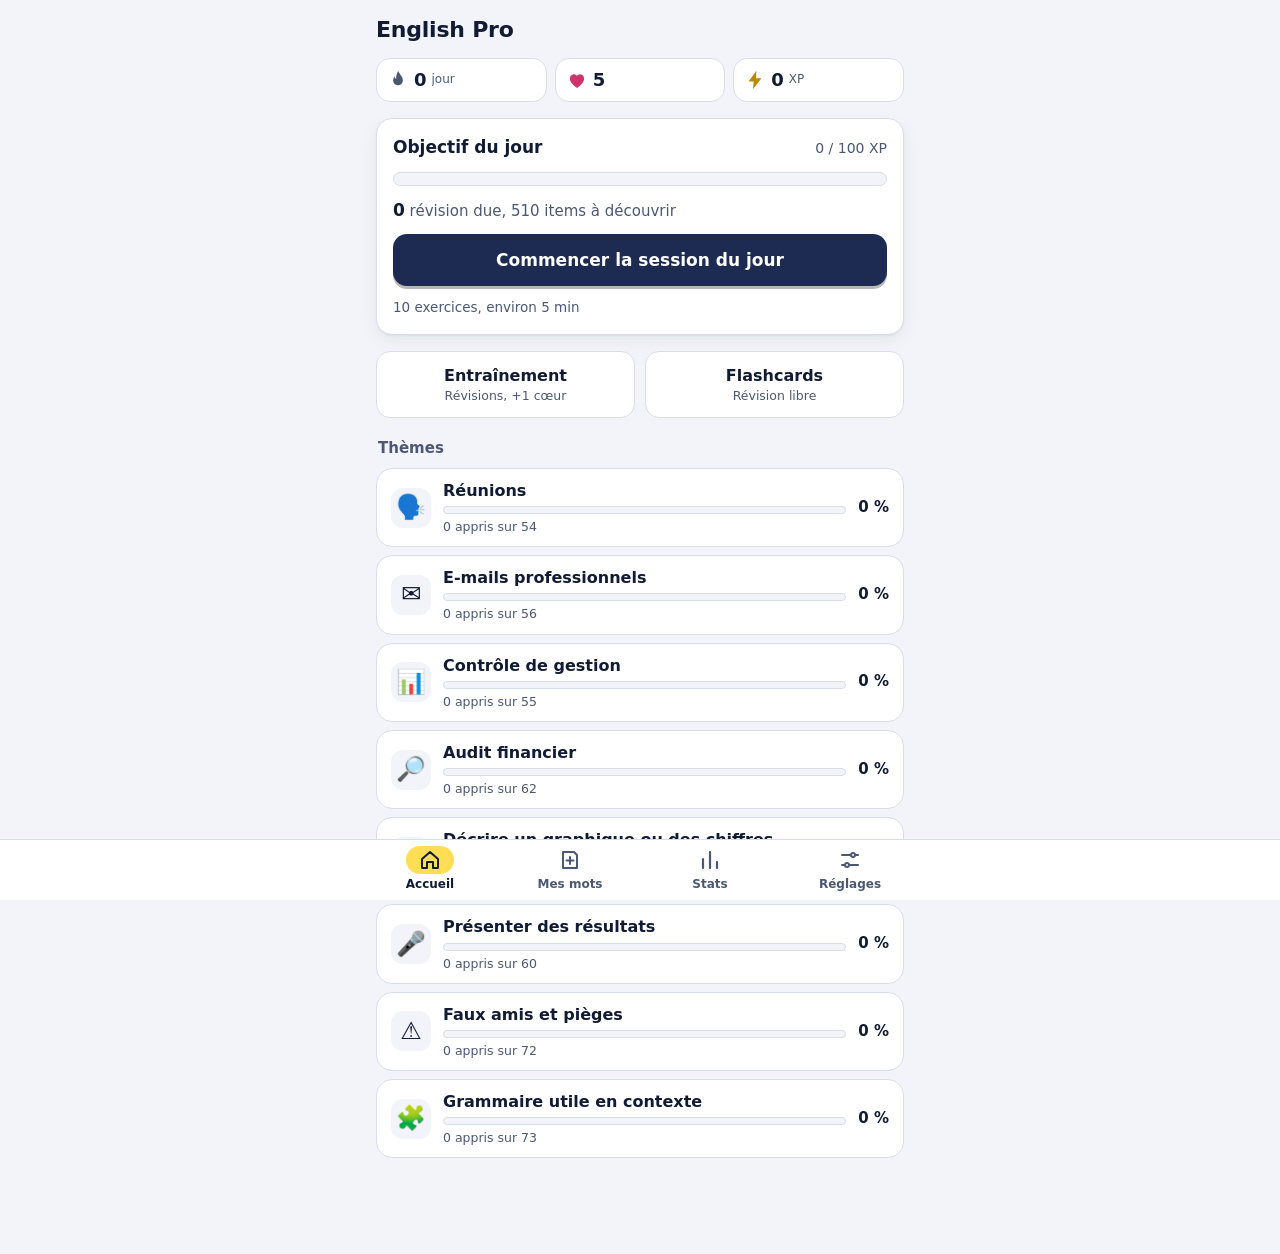
<file: index.html>
<!DOCTYPE html>
<html lang="fr">
<head>
  <meta charset="utf-8">
  <meta name="viewport" content="width=device-width, initial-scale=1, viewport-fit=cover">
  <title>English Pro</title>
  <meta name="description" content="Anglais professionnel pour la finance, l'audit et le contrôle de gestion : sessions courtes, répétition espacée, hors ligne.">
  <meta name="theme-color" content="#f2f4f9" media="(prefers-color-scheme: light)">
  <meta name="theme-color" content="#0d1322" media="(prefers-color-scheme: dark)">
  <meta name="mobile-web-app-capable" content="yes">
  <meta name="apple-mobile-web-app-capable" content="yes">
  <meta name="apple-mobile-web-app-title" content="English Pro">
  <meta name="apple-mobile-web-app-status-bar-style" content="default">
  <meta name="format-detection" content="telephone=no">
  <link rel="manifest" href="manifest.webmanifest">
  <link rel="icon" type="image/png" sizes="192x192" href="icons/icon-192.png">
  <link rel="apple-touch-icon" href="icons/apple-touch-icon.png">
  <link rel="stylesheet" href="css/style.css">
</head>
<body class="is-loading">
  <main id="main" class="main"></main>
  <nav id="nav" class="nav" aria-label="Navigation principale"></nav>
  <div id="modal-layer" class="modal-layer" hidden></div>
  <div id="toast" class="toast" role="status" aria-live="polite" hidden></div>
  <noscript><p style="padding:24px">English Pro a besoin de JavaScript pour fonctionner.</p></noscript>

  <!-- Logique (pure, testée sous Node) -->
  <script src="js/core/util.js"></script>
  <script src="js/core/srs.js"></script>
  <script src="js/core/grading.js"></script>
  <script src="js/core/game.js"></script>
  <script src="js/core/content.js"></script>
  <script src="js/core/session.js"></script>
  <script src="js/core/store.js"></script>
  <script src="js/core/reminder.js"></script>
  <script src="js/core/chart.js"></script>
  <script src="js/core/merge.js"></script>
  <!-- Interface -->
  <script src="js/tts.js"></script>
  <script src="js/sync.js"></script>
  <script src="js/ui.js"></script>
  <script src="js/exercises.js"></script>
  <script src="js/app.js"></script>
</body>
</html>
</file>
<file: css/style.css>
/* English Pro — feuille de style.
   Parti pris : l'interface (français) est en sans-serif arrondie, tout ce qui est en anglais
   est en serif, comme un extrait de document ; les trous à compléter sont « surlignés ». */

:root {
  color-scheme: light;
  --paper: #f2f4f9;
  --surface: #ffffff;
  --ink: #111b33;
  --ink-2: #4c5873;
  --line: #d7deea;
  --primary: #1d2b53;
  --on-primary: #ffffff;
  --mark: #ffdd55;
  --on-mark: #111b33;
  --good: #0f7a57;
  --good-bg: #e2f4ec;
  --bad: #c2302a;
  --bad-bg: #fce8e6;
  --mid: #8a5a00;
  --mid-bg: #fff2cf;
  --flame: #e2570c;
  --heart: #d2326a;
  --bolt: #b98a00;
  --ice: #2a78d6;
  --series-1: #2a78d6;
  --series-2: #eb6834;
  --chart-surface: #ffffff;
  --shadow: 0 1px 2px rgba(17, 27, 51, .06), 0 6px 18px rgba(17, 27, 51, .06);
  --ui: ui-rounded, "SF Pro Rounded", system-ui, -apple-system, "Segoe UI", Roboto, "Helvetica Neue", Arial, sans-serif;
  --en: "Iowan Old Style", "Palatino Linotype", Palatino, "Book Antiqua", "Noto Serif", Georgia, serif;
  --radius: 16px;
  --tap: 52px;
}

@media (prefers-color-scheme: dark) {
  :root {
    color-scheme: dark;
    --paper: #0d1322;
    --surface: #171f38;
    --ink: #edf0f7;
    --ink-2: #aab4cd;
    --line: #2c3659;
    --primary: #ffdd55;
    --on-primary: #111b33;
    --good: #4fd1a1;
    --good-bg: #0f3327;
    --bad: #ff8a80;
    --bad-bg: #40191a;
    --mid: #ffcf66;
    --mid-bg: #3a2c0a;
    --flame: #ff8a3d;
    --heart: #ff6f9c;
    --bolt: #ffdd55;
    --ice: #6aa9f2;
    --series-1: #3987e5;
    --series-2: #d95926;
    --chart-surface: #171f38;
    --shadow: none;
  }
}

* { box-sizing: border-box; }
html { -webkit-text-size-adjust: 100%; }
body {
  margin: 0;
  background: var(--paper);
  color: var(--ink);
  font-family: var(--ui);
  font-size: 17px;
  line-height: 1.45;
  -webkit-tap-highlight-color: transparent;
  overscroll-behavior-y: contain;
}
h1, h2, h3, p { margin: 0; }
button { font: inherit; color: inherit; cursor: pointer; touch-action: manipulation; }
button:disabled { cursor: default; }
[hidden] { display: none !important; }
.en { font-family: var(--en); }
.center { text-align: center; }
.visually-hidden { position: absolute; width: 1px; height: 1px; overflow: hidden; clip: rect(0 0 0 0); white-space: nowrap; }
:focus-visible { outline: 3px solid var(--ice); outline-offset: 2px; }

.main {
  max-width: 560px;
  margin: 0 auto;
  padding: calc(14px + env(safe-area-inset-top)) 16px calc(96px + env(safe-area-inset-bottom));
  display: flex;
  flex-direction: column;
  gap: 16px;
}
.main-sub { padding-bottom: calc(32px + env(safe-area-inset-bottom)); }
.is-loading .main::before { content: "Chargement du contenu…"; color: var(--ink-2); padding: 40px 0; text-align: center; }

/* ---------- Barre d'onglets ---------- */
.nav {
  position: fixed; left: 0; right: 0; bottom: 0; z-index: 5;
  display: flex; justify-content: center;
  background: var(--surface);
  border-top: 1px solid var(--line);
  padding-bottom: env(safe-area-inset-bottom);
}
.tab {
  flex: 1 1 0; max-width: 140px; min-height: 60px;
  display: flex; flex-direction: column; align-items: center; justify-content: center; gap: 2px;
  background: none; border: 0; color: var(--ink-2); font-size: 12px; font-weight: 600;
}
.tab[aria-current="page"] { color: var(--ink); }
.tab[aria-current="page"] .icon { background: var(--mark); color: var(--on-mark); }
.tab .icon { display: grid; place-items: center; width: 48px; height: 28px; border-radius: 14px; }
.icon { display: inline-flex; vertical-align: middle; }
.icon svg { display: block; }

/* ---------- Accueil ---------- */
.home-head { display: flex; flex-direction: column; gap: 12px; }
.brand { font-size: 22px; font-weight: 800; letter-spacing: -.01em; }
.pills { display: grid; grid-template-columns: repeat(3, 1fr); gap: 8px; }
.pill {
  display: flex; align-items: center; gap: 5px; min-height: 44px; padding: 6px 10px;
  background: var(--surface); border: 1px solid var(--line); border-radius: 14px; white-space: nowrap; overflow: hidden;
}
.pill strong { font-size: 18px; font-variant-numeric: tabular-nums; }
.pill-label { font-size: 12px; color: var(--ink-2); overflow: hidden; text-overflow: ellipsis; }
.pill-streak .icon { color: var(--ink-2); }
.pill-streak.is-on .icon:first-child { color: var(--flame); }
.pill-streak .freeze { color: var(--ice); }
.pill-hearts .icon { color: var(--heart); }
.pill-xp .icon { color: var(--bolt); }

.card {
  background: var(--surface); border: 1px solid var(--line); border-radius: var(--radius);
  padding: 16px; display: flex; flex-direction: column; gap: 12px; box-shadow: var(--shadow);
}
.card h2 { font-size: 17px; font-weight: 700; }
.goal-top { display: flex; align-items: baseline; justify-content: space-between; gap: 8px; }
.goal-xp { font-size: 14px; color: var(--ink-2); font-variant-numeric: tabular-nums; white-space: nowrap; }
.due-line { font-size: 15px; color: var(--ink-2); }
.due-line strong { color: var(--ink); font-size: 17px; }
.cta-note { font-size: 13.5px; color: var(--ink-2); }

.bar { height: 14px; background: var(--paper); border: 1px solid var(--line); border-radius: 8px; overflow: hidden; }
.bar-fill { height: 100%; background: var(--mark); border-radius: 7px; transition: width .35s ease; min-width: 0; }
.bar-done .bar-fill { background: var(--good); }
.bar-thin { height: 8px; }
.bar-session { flex: 1; height: 12px; }

.duo { display: grid; grid-template-columns: 1fr 1fr; gap: 10px; }
.section-title { font-size: 15px; font-weight: 700; color: var(--ink-2); margin: 4px 2px 8px; }
.page-title { font-size: 24px; font-weight: 800; }
.lead { color: var(--ink-2); font-size: 15.5px; }
.empty { color: var(--ink-2); font-size: 15px; padding: 8px 2px; }

.theme-list { display: flex; flex-direction: column; gap: 8px; }
.theme-row {
  display: flex; align-items: center; gap: 12px; width: 100%; text-align: left; min-height: 68px;
  background: var(--surface); border: 1px solid var(--line); border-radius: var(--radius); padding: 10px 14px;
}
.theme-icon { font-size: 24px; width: 40px; height: 40px; display: grid; place-items: center; background: var(--paper); border-radius: 12px; flex: none; }
.theme-body { flex: 1; display: flex; flex-direction: column; gap: 4px; min-width: 0; }
.theme-title { font-weight: 700; font-size: 16px; }
.theme-meta { font-size: 12.5px; color: var(--ink-2); }
.theme-pct { font-weight: 700; font-variant-numeric: tabular-nums; font-size: 15px; flex: none; }
.theme-desc { color: var(--ink-2); font-size: 15px; }

.banner { border-radius: 12px; padding: 10px 14px; font-size: 14.5px; display: flex; gap: 10px; align-items: center; justify-content: space-between; }
.banner-info { background: var(--mid-bg); color: var(--ink); }
.banner-warn { background: var(--bad-bg); color: var(--ink); }

/* ---------- Boutons ---------- */
.btn {
  min-height: var(--tap); padding: 12px 18px; border-radius: 14px; border: 1px solid transparent;
  font-weight: 700; font-size: 17px; display: inline-flex; align-items: center; justify-content: center; text-align: center;
}
.btn-block { width: 100%; }
.btn-primary { background: var(--primary); color: var(--on-primary); box-shadow: 0 3px 0 rgba(0, 0, 0, .28); }
.btn-primary:active { transform: translateY(2px); box-shadow: 0 1px 0 rgba(0, 0, 0, .28); }
.btn-primary:disabled { background: var(--line); color: var(--ink-2); box-shadow: none; transform: none; }
.btn-soft { background: var(--surface); border-color: var(--line); flex-direction: column; gap: 0; }
.btn-quiet { background: none; color: var(--ink-2); }
.btn-danger { background: var(--bad-bg); color: var(--bad); border-color: var(--bad); }
.btn-title { font-size: 16px; }
.btn-sub { font-size: 12.5px; font-weight: 500; color: var(--ink-2); }
.link { background: none; border: 0; padding: 8px 4px; color: var(--ink); text-decoration: underline; text-underline-offset: 3px; font-size: 14.5px; font-weight: 600; min-height: 40px; white-space: nowrap; }
.link-danger { color: var(--bad); }
.icon-btn { width: 44px; height: 44px; display: grid; place-items: center; background: none; border: 0; border-radius: 12px; color: var(--ink-2); flex: none; }

/* ---------- Sous-écrans ---------- */
.sub-head { display: flex; align-items: center; gap: 4px; margin-left: -10px; }
.sub-head h1 { font-size: 21px; font-weight: 800; }
.stat-row, .stat-grid { display: grid; grid-template-columns: repeat(3, 1fr); gap: 8px; }
.stat-grid { grid-template-columns: repeat(2, 1fr); }
.stat-box { background: var(--paper); border: 1px solid var(--line); border-radius: 12px; padding: 10px 8px; text-align: center; display: flex; flex-direction: column; gap: 2px; }
.stat-grid .stat-box, .summary .stat-box { background: var(--surface); }
.stat-box strong { font-size: 20px; font-variant-numeric: tabular-nums; }
.stat-box span { font-size: 12.5px; color: var(--ink-2); }
.term-list, .word-list, .missed, .pair-list { list-style: none; margin: 0; padding: 0; display: flex; flex-direction: column; gap: 6px; }
.term-list li { display: flex; align-items: center; gap: 10px; background: var(--surface); border: 1px solid var(--line); border-radius: 12px; padding: 8px 12px; }
.term-list .en { font-weight: 700; }
.term-fr { color: var(--ink-2); font-size: 15px; flex: 1; }

/* ---------- Session ---------- */
.main-session { min-height: 100vh; min-height: 100dvh; padding-bottom: 0; gap: 12px; }
.session-head { display: flex; align-items: center; gap: 8px; margin-left: -10px; }
.session-hearts { display: flex; align-items: center; gap: 4px; color: var(--heart); font-weight: 800; font-size: 18px; }
.session-hearts strong { color: var(--ink); font-variant-numeric: tabular-nums; }
.session-hearts.is-muted { opacity: .45; }
.session-body { flex: 1; display: flex; flex-direction: column; gap: 14px; padding-bottom: 12px; }
.session-foot {
  position: sticky; bottom: 0; margin: 0 -16px; padding: 12px 16px calc(14px + env(safe-area-inset-bottom));
  background: linear-gradient(to top, var(--paper) 78%, transparent);
}
.session-foot.has-feedback { position: static; padding: 0; background: none; }
.ex-meta { display: flex; }
.tag { font-size: 12.5px; font-weight: 700; padding: 3px 10px; border-radius: 999px; background: var(--surface); border: 1px solid var(--line); color: var(--ink-2); }
.tag-new { background: var(--mark); color: var(--on-mark); border-color: transparent; }
.tag-retry { background: var(--bad-bg); color: var(--bad); border-color: transparent; }
.instruction { font-size: 20px; font-weight: 800; line-height: 1.25; }
.ex { display: flex; flex-direction: column; gap: 14px; }
.sentence { font-size: 21px; line-height: 1.5; white-space: pre-line; }
.sentence.fr { font-size: 19px; font-weight: 600; }
.sentence.question { font-size: 18px; }
.blank {
  display: inline-block; min-width: 3.4em; padding: 0 .35em; margin: 0; text-align: center;
  background: var(--mark); color: var(--on-mark); border-radius: 4px; font-weight: 600;
  box-decoration-break: clone; -webkit-box-decoration-break: clone;
}
.hint { font-size: 14.5px; color: var(--ink-2); }
.hint span { font-style: italic; }
.hint-reveal { background: var(--mid-bg); color: var(--ink); padding: 8px 12px; border-radius: 10px; font-size: 16px; }
.hint-reveal span { font-style: normal; font-weight: 700; }
.hint-btn { align-self: flex-start; white-space: normal; text-align: left; }

.answer-input, .input {
  width: 100%; min-height: var(--tap); padding: 12px 14px; font-size: 19px; color: var(--ink);
  background: var(--surface); border: 2px solid var(--line); border-radius: 14px; font-family: var(--ui); resize: none;
}
.answer-input.en { font-family: var(--en); }
.answer-input:focus, .input:focus { outline: none; border-color: var(--ink); }
.answer-input.is-right { border-color: var(--good); background: var(--good-bg); }
.answer-input.is-wrong { border-color: var(--bad); background: var(--bad-bg); }
.answer-input.is-almost { border-color: var(--mid); background: var(--mid-bg); }

.choices { display: flex; flex-direction: column; gap: 10px; }
.choices-bank { flex-direction: row; flex-wrap: wrap; }
.choice, .chip, .pair, .word {
  background: var(--surface); border: 2px solid var(--line); border-radius: 14px; color: var(--ink);
  box-shadow: 0 2px 0 var(--line);
}
.choice { min-height: var(--tap); padding: 12px 14px; text-align: left; font-size: 18px; line-height: 1.35; }
.choice.fr { font-size: 16.5px; }
.choices-bank .choice { flex: 1 1 40%; text-align: center; }
.choice[aria-pressed="true"], .pair[aria-pressed="true"], .word[aria-pressed="true"] { border-color: var(--ink); box-shadow: 0 2px 0 var(--ink); background: var(--mark); color: var(--on-mark); }
.is-right, .choice.is-right { border-color: var(--good) !important; background: var(--good-bg) !important; color: var(--ink) !important; box-shadow: none !important; }
.is-wrong, .choice.is-wrong { border-color: var(--bad) !important; background: var(--bad-bg) !important; color: var(--ink) !important; box-shadow: none !important; }
.is-target { border-color: var(--good) !important; background: var(--good-bg) !important; text-decoration: line-through; text-decoration-color: var(--bad); }

.order-answer {
  min-height: 116px; padding: 10px; display: flex; flex-wrap: wrap; align-content: flex-start; align-items: center; gap: 8px;
  border: 2px dashed var(--line); border-radius: 14px; background: var(--surface);
}
.order-pool, .words { display: flex; flex-wrap: wrap; gap: 8px; }
.chip, .word { min-height: 46px; padding: 8px 14px; font-size: 19px; }
.order-end { font-family: var(--en); font-size: 22px; font-weight: 700; }
.words { gap: 6px 6px; }
.word { padding: 6px 10px; }

.pairs { display: grid; grid-template-columns: 1fr 1fr; gap: 10px; }
.pairs-col { display: flex; flex-direction: column; gap: 10px; }
.pair { min-height: 60px; padding: 8px 10px; font-size: 16px; line-height: 1.25; }
.pair.en { font-size: 17.5px; }
.pair:disabled { opacity: .75; }

.audio { display: flex; align-items: center; gap: 16px; }
.play { width: 84px; height: 84px; border-radius: 50%; border: 0; background: var(--primary); color: var(--on-primary); display: grid; place-items: center; box-shadow: 0 4px 0 rgba(0, 0, 0, .28); flex: none; }
.play:active { transform: translateY(2px); box-shadow: 0 2px 0 rgba(0, 0, 0, .28); }
.audio-side { display: flex; flex-direction: column; align-items: flex-start; gap: 8px; }
.audio-label { font-size: 14px; color: var(--ink-2); }
.chip-toggle { min-height: 40px; padding: 6px 14px; border-radius: 999px; border: 2px solid var(--line); background: var(--surface); font-size: 14.5px; font-weight: 700; }
.chip-toggle[aria-pressed="true"] { background: var(--mark); color: var(--on-mark); border-color: var(--ink); }
.speak { width: 40px; height: 40px; border-radius: 50%; border: 1px solid var(--line); background: var(--surface); color: var(--ink); display: inline-grid; place-items: center; flex: none; vertical-align: middle; }
.speak-inline { margin-left: 6px; }

.chart-card { margin: 0; background: var(--chart-surface); border: 1px solid var(--line); border-radius: var(--radius); padding: 10px 8px 4px; }
.ep-chart { width: 100%; height: auto; display: block; font-family: var(--ui); }
.ep-chart-title { font-size: 13px; font-weight: 700; fill: var(--ink); }
.ep-chart-legend, .ep-chart-label { font-size: 11px; fill: var(--ink-2); }
.ep-chart-value { font-size: 11px; font-weight: 700; fill: var(--ink); font-variant-numeric: tabular-nums; }
.ep-chart-grid { stroke: var(--line); stroke-width: 1; stroke-dasharray: 2 4; }
.ep-chart-axis { stroke: var(--ink-2); stroke-width: 1; }

/* ---------- Retour après réponse ---------- */
.feedback {
  margin: 0 0; padding: 16px 16px calc(16px + env(safe-area-inset-bottom));
  border-top: 3px solid var(--line); display: flex; flex-direction: column; gap: 8px;
  animation: rise .18s ease-out;
}
@keyframes rise { from { transform: translateY(14px); opacity: 0; } to { transform: none; opacity: 1; } }
.fb-correct { background: var(--good-bg); border-color: var(--good); }
.fb-almost { background: var(--mid-bg); border-color: var(--mid); }
.fb-wrong { background: var(--bad-bg); border-color: var(--bad); }
.fb-title { font-size: 20px; font-weight: 800; }
.fb-correct .fb-title { color: var(--good); }
.fb-almost .fb-title { color: var(--mid); }
.fb-wrong .fb-title { color: var(--bad); }
.fb-label { font-size: 14px; font-weight: 700; color: var(--ink-2); }
.fb-answer { display: flex; align-items: center; justify-content: space-between; gap: 8px; }
.answer-line { font-size: 19px; line-height: 1.4; font-weight: 600; }
.fb-answer-quiet .answer-line { font-weight: 400; font-size: 17px; }
.answer-sub { font-size: 15.5px; color: var(--ink-2); }
.answer-line mark, mark { background: var(--mark); color: var(--on-mark); padding: 0 .25em; border-radius: 3px; }
.fb-explain { font-size: 15.5px; }
.fb-note { font-size: 14px; color: var(--ink-2); }
.fb-heart { font-size: 14.5px; font-weight: 700; color: var(--heart); display: flex; align-items: center; gap: 4px; }
.btn-continue { margin-top: 6px; background: var(--ink); color: var(--paper); }
.fb-correct .btn-continue { background: var(--good); color: #fff; }
.fb-wrong .btn-continue { background: var(--bad); color: #fff; }
@media (prefers-color-scheme: dark) {
  .fb-correct .btn-continue, .fb-wrong .btn-continue { color: #0d1322; }
}
.pair-list li { font-size: 16px; }
.pair-list .en { font-weight: 700; }

/* ---------- Fin de session ---------- */
.summary { display: flex; flex-direction: column; gap: 16px; padding-top: 24px; text-align: center; }
.summary h1 { font-size: 26px; font-weight: 800; }
.summary .card { text-align: left; }
.sum-badge { width: 96px; height: 96px; border-radius: 50%; background: var(--mark); color: var(--on-mark); display: grid; place-items: center; margin: 0 auto; }
.sum-note { font-size: 15px; display: flex; gap: 6px; align-items: flex-start; }
.sum-note .icon { flex: none; margin-top: 1px; }
.sum-good .icon { color: var(--flame); }

/* ---------- Flashcards ---------- */
.flash-card {
  flex: 1; min-height: 300px; background: var(--surface); border: 1px solid var(--line); border-radius: 22px; box-shadow: var(--shadow);
  padding: 24px 20px; display: flex; flex-direction: column; justify-content: center; gap: 14px; text-align: center;
}
.flash-side { font-size: 13px; color: var(--ink-2); font-weight: 700; }
.flash-main { font-size: 28px; line-height: 1.25; font-weight: 700; }
.flash-main.fr { font-size: 25px; }
.flash-fr { font-size: 19px; color: var(--ink-2); }
.flash-example { font-size: 18px; line-height: 1.45; border-top: 1px solid var(--line); padding-top: 14px; }
.flash-count { font-size: 14px; color: var(--ink-2); font-variant-numeric: tabular-nums; white-space: nowrap; }
.trio { display: grid; grid-template-columns: repeat(3, 1fr); gap: 8px; }
.trio .btn { padding: 12px 6px; font-size: 16px; }
.btn-bad { background: var(--bad-bg); color: var(--bad); border-color: var(--bad); }
.btn-mid { background: var(--mid-bg); color: var(--mid); border-color: var(--mid); }
.btn-good { background: var(--good-bg); color: var(--good); border-color: var(--good); }

/* ---------- Formulaires, réglages ---------- */
.form { gap: 14px; }
.field { display: flex; flex-direction: column; gap: 6px; font-size: 14.5px; font-weight: 700; color: var(--ink-2); }
.field-row { flex-direction: row; align-items: center; justify-content: space-between; }
.input { font-size: 17px; font-weight: 400; }
.input-time { width: auto; min-width: 130px; }
select.input { appearance: none; -webkit-appearance: none; background-image: linear-gradient(45deg, transparent 50%, var(--ink-2) 50%), linear-gradient(135deg, var(--ink-2) 50%, transparent 50%); background-position: calc(100% - 22px) 55%, calc(100% - 16px) 55%; background-size: 6px 6px; background-repeat: no-repeat; padding-right: 40px; }
.code { font-family: ui-monospace, SFMono-Regular, Menlo, Consolas, monospace; font-size: 12.5px; min-height: 160px; }
.form-error { color: var(--bad); font-size: 14.5px; font-weight: 600; }
.setting { display: flex; flex-direction: column; gap: 6px; }
.setting-row { flex-direction: row; align-items: center; justify-content: space-between; gap: 12px; }
.setting-label { font-size: 14.5px; font-weight: 700; color: var(--ink-2); }
.seg { display: flex; gap: 0; border: 2px solid var(--line); border-radius: 14px; overflow: hidden; background: var(--paper); }
.seg-btn { flex: 1; min-height: 48px; border: 0; background: none; font-weight: 700; font-size: 15.5px; color: var(--ink-2); padding: 6px 4px; }
.seg-btn + .seg-btn { border-left: 2px solid var(--line); }
.seg-btn[aria-pressed="true"] { background: var(--mark); color: var(--on-mark); }
.switch { width: 58px; height: 34px; border-radius: 17px; border: 2px solid var(--line); background: var(--paper); padding: 0; position: relative; flex: none; }
.switch-knob { position: absolute; top: 3px; left: 3px; width: 24px; height: 24px; border-radius: 50%; background: var(--ink-2); transition: transform .15s; }
.switch[aria-checked="true"] { background: var(--good); border-color: var(--good); }
.switch[aria-checked="true"] .switch-knob { transform: translateX(24px); background: #fff; }
.switch:disabled { opacity: .45; }

.word-item { display: flex; align-items: flex-start; justify-content: space-between; gap: 8px; background: var(--surface); border: 1px solid var(--line); border-radius: 12px; padding: 10px 12px; }
.word-main { display: flex; flex-direction: column; gap: 2px; min-width: 0; }
.word-en { font-weight: 700; font-size: 18px; }
.word-ex { font-size: 15px; color: var(--ink-2); font-style: italic; }
.word-status { font-size: 12.5px; color: var(--ink-2); }

.table { width: 100%; border-collapse: collapse; font-size: 15px; }
.table th, .table td { padding: 8px 4px; border-bottom: 1px solid var(--line); text-align: left; }
.table thead th { font-size: 12.5px; color: var(--ink-2); }
.table tbody th { font-weight: 600; }
.table td { font-variant-numeric: tabular-nums; white-space: nowrap; text-align: right; }
.table thead th:not(:first-child) { text-align: right; }
.missed { counter-reset: m; gap: 0; }
.missed li { display: flex; flex-wrap: wrap; align-items: baseline; gap: 4px 10px; padding: 8px 0; border-bottom: 1px solid var(--line); font-size: 15.5px; }
.missed li:last-child { border-bottom: 0; }
.missed-n { margin-left: auto; font-size: 13px; color: var(--bad); font-weight: 700; white-space: nowrap; }

.week { display: grid; grid-template-columns: repeat(7, 1fr); gap: 6px; align-items: end; }
.week-col { display: flex; flex-direction: column; align-items: center; gap: 4px; }
.week-val { font-size: 11px; color: var(--ink-2); min-height: 14px; font-variant-numeric: tabular-nums; }
.week-track { width: 100%; height: 84px; display: flex; align-items: flex-end; background: var(--paper); border-radius: 6px; overflow: hidden; }
.week-bar { width: 100%; background: var(--series-1); border-radius: 4px 4px 0 0; min-height: 0; }
.week-day { font-size: 12px; color: var(--ink-2); }
.week-col.is-today .week-day { color: var(--ink); font-weight: 800; }

/* ---------- Modale, message ---------- */
.modal-layer { position: fixed; inset: 0; z-index: 20; background: rgba(8, 12, 24, .55); display: flex; align-items: flex-end; justify-content: center; padding: 16px; }
.modal { width: 100%; max-width: 520px; background: var(--surface); border-radius: 20px; padding: 20px; display: flex; flex-direction: column; gap: 14px; margin-bottom: env(safe-area-inset-bottom); max-height: 86vh; overflow: auto; }
.modal-title { font-size: 19px; font-weight: 800; }
.modal-body { display: flex; flex-direction: column; gap: 10px; font-size: 16px; }
.modal-actions { display: flex; gap: 10px; justify-content: flex-end; flex-wrap: wrap; }
.modal-actions .btn { flex: 1 1 auto; }
.toast {
  position: fixed; left: 50%; bottom: calc(84px + env(safe-area-inset-bottom)); transform: translate(-50%, 10px); z-index: 30;
  max-width: min(92vw, 480px); background: var(--ink); color: var(--paper); padding: 12px 16px; border-radius: 14px;
  font-size: 15px; font-weight: 600; opacity: 0; transition: opacity .2s, transform .2s; text-align: center;
}
.toast.show { opacity: 1; transform: translate(-50%, 0); }
.in-sub .toast { bottom: calc(110px + env(safe-area-inset-bottom)); }

@media (min-width: 700px) {
  .modal-layer { align-items: center; }
}
@media (prefers-reduced-motion: reduce) {
  * { animation: none !important; transition: none !important; }
}

/* ---------- Synchronisation ---------- */
.howto { border: 1px solid var(--line); border-radius: 12px; padding: 10px 14px; background: var(--paper); font-size: 14.5px; }
.howto summary { font-weight: 700; cursor: pointer; min-height: 32px; display: flex; align-items: center; }
.howto ol { margin: 8px 0 2px; padding-left: 20px; display: flex; flex-direction: column; gap: 6px; }
.code-input { font-family: ui-monospace, SFMono-Regular, Menlo, Consolas, monospace; font-size: 15px; }
</file>
